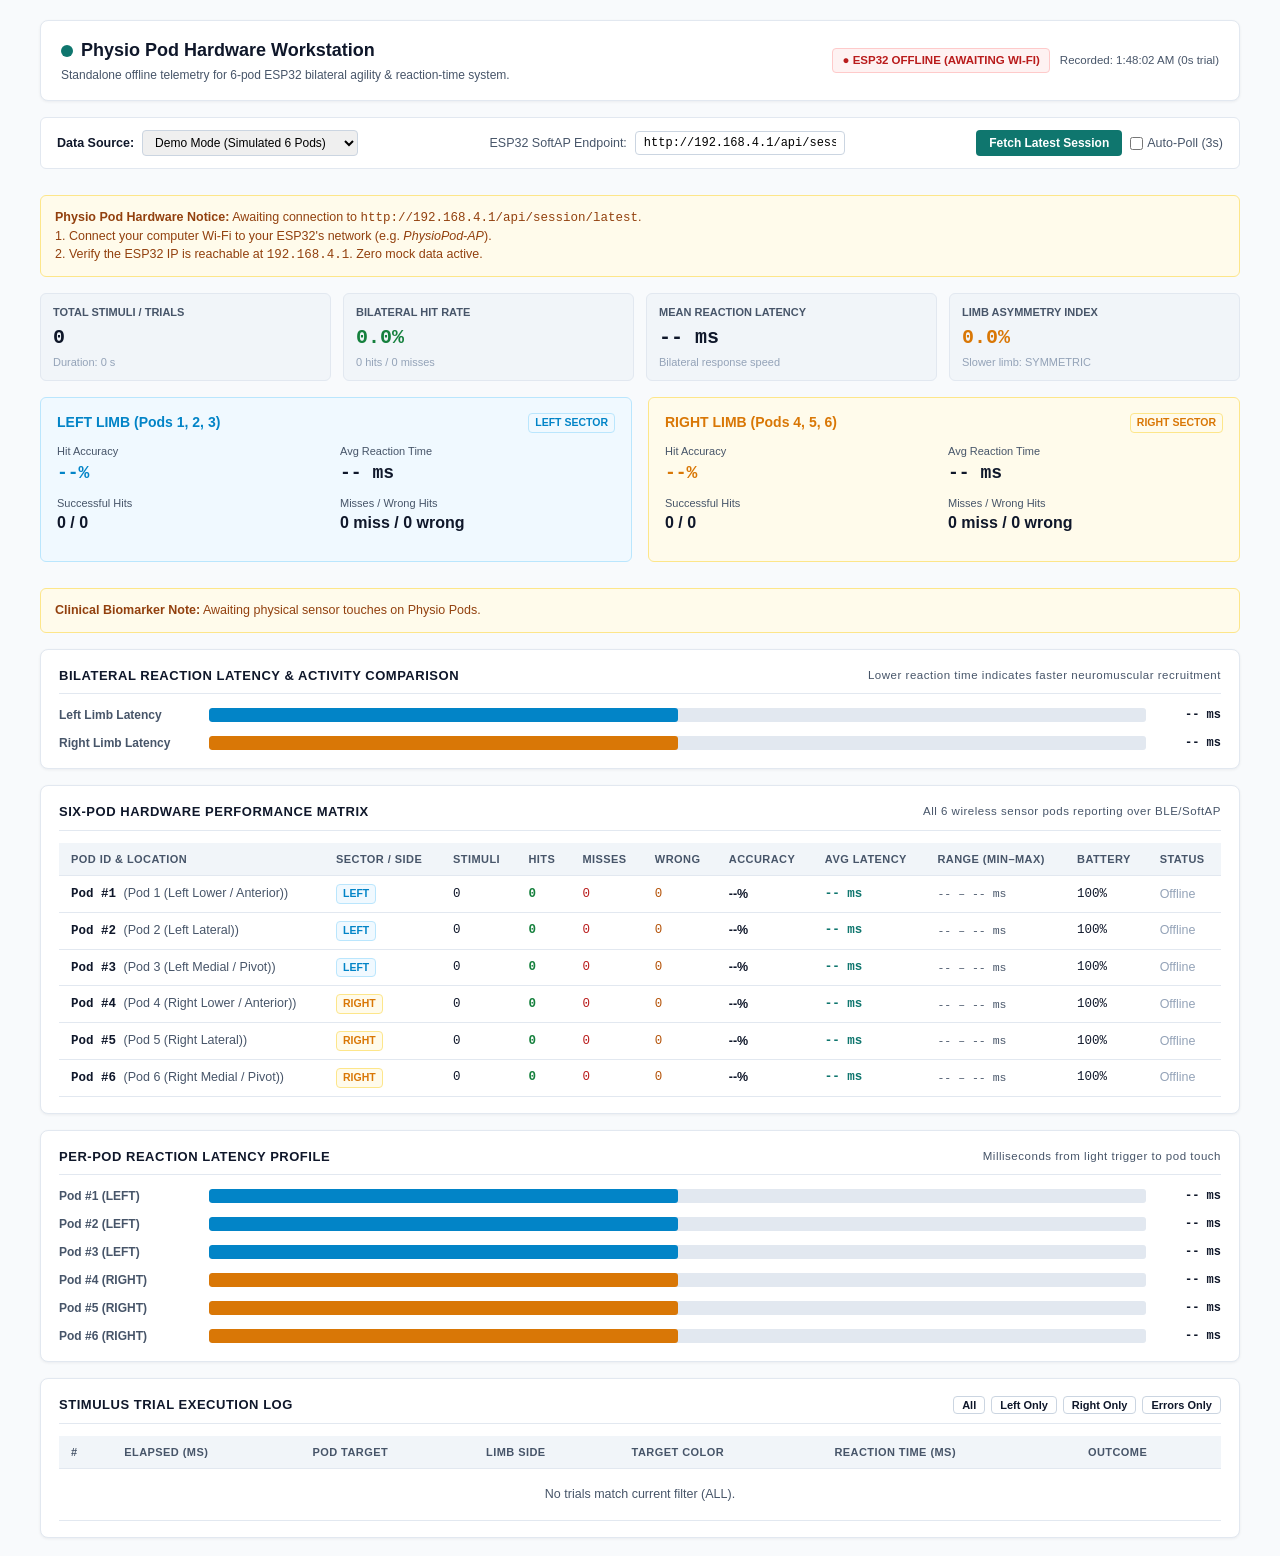
<file: physio_pod_dashboard/index.html>
<!DOCTYPE html>
<html lang="en">
<head>
  <meta charset="UTF-8" />
  <meta name="viewport" content="width=device-width, initial-scale=1.0" />
  <title>Physio Pod Dashboard — 6-Pod ESP32 Hardware Workstation</title>
  <link rel="stylesheet" href="css/styles.css" />
</head>
<body>
  <div class="container">
    <!-- Header Bar -->
    <header class="header-bar">
      <div>
        <div class="brand-title">
          <span style="display:inline-block;width:12px;height:12px;border-radius:50%;background:var(--accent-primary);"></span>
          Physio Pod Hardware Workstation
        </div>
        <div class="brand-subtitle">
          Standalone offline telemetry for 6-pod ESP32 bilateral agility &amp; reaction-time system.
        </div>
      </div>

      <div style="display: flex; align-items: center; gap: 10px;">
        <span id="hardware-badge" class="status-badge status-demo">
          ● DEMO MODE ACTIVE
        </span>
        <span style="font-size: 11.5px; color: var(--text-secondary);" id="session-clock">
          Standby
        </span>
      </div>
    </header>

    <!-- Configuration & Hardware Bridge Bar -->
    <div class="config-bar">
      <div class="config-group">
        <label for="mode-select" style="font-weight: 600;">Data Source:</label>
        <select id="mode-select" style="padding: 4px 8px; border-radius: var(--radius-sm); border: 1px solid var(--border-medium); font-size: 12px;">
          <option value="DEMO">Demo Mode (Simulated 6 Pods)</option>
          <option value="LIVE">Live ESP32 SoftAP (Direct Wi-Fi)</option>
        </select>
      </div>

      <div class="config-group" id="esp32-url-group">
        <label for="esp32-url" style="color: var(--text-secondary);">ESP32 SoftAP Endpoint:</label>
        <input type="text" id="esp32-url" class="config-input" value="http://192.168.4.1/api/session/latest" />
      </div>

      <div class="config-group">
        <button id="btn-fetch" class="btn btn-primary">
          Fetch Latest Session
        </button>
        <label style="display: flex; align-items: center; gap: 4px; cursor: pointer; color: var(--text-secondary);">
          <input type="checkbox" id="auto-poll" />
          <span>Auto-Poll (3s)</span>
        </label>
      </div>
    </div>

    <!-- Live Status Banner (for SoftAP connection errors or advice) -->
    <div id="connection-alert" style="display: none;" class="callout callout-attention">
      <strong>Wi-Fi SoftAP Advice:</strong> If connecting to physical ESP32, connect your laptop to the ESP32 Wi-Fi access point (default IP <code>192.168.4.1</code>).
    </div>

    <!-- Master Summary 4-Metric Grid -->
    <div class="grid-4">
      <div class="metric-box">
        <div class="metric-label">Total Stimuli / Trials</div>
        <div class="metric-value" id="val-total-trials">--</div>
        <div class="metric-sub" id="val-duration">Duration: -- s</div>
      </div>

      <div class="metric-box">
        <div class="metric-label">Bilateral Hit Rate</div>
        <div class="metric-value" id="val-hit-rate" style="color: var(--tier1-text);">--%</div>
        <div class="metric-sub" id="val-hits-misses">-- hits / -- misses</div>
      </div>

      <div class="metric-box">
        <div class="metric-label">Mean Reaction Latency</div>
        <div class="metric-value" id="val-mean-rt">-- ms</div>
        <div class="metric-sub">Bilateral response speed</div>
      </div>

      <div class="metric-box">
        <div class="metric-label">Limb Asymmetry Index</div>
        <div class="metric-value" id="val-asym" style="color: var(--side-right);">--%</div>
        <div class="metric-sub" id="val-slower-side">Slower limb: --</div>
      </div>
    </div>

    <!-- Section 1: Right vs Left Bilateral Performance -->
    <div class="grid-2">
      <!-- Left Limb Card -->
      <div class="side-card side-left">
        <div class="side-header" style="color: var(--side-left);">
          <span>LEFT LIMB (Pods 1, 2, 3)</span>
          <span class="badge badge-left">Left Sector</span>
        </div>
        <div style="display: grid; grid-template-columns: 1fr 1fr; gap: 8px; margin-bottom: 12px;">
          <div>
            <div style="font-size: 11px; color: var(--text-secondary);">Hit Accuracy</div>
            <div style="font-size: 18px; font-weight: 700; font-family: var(--font-mono); color: var(--side-left);" id="left-hit-rate">--%</div>
          </div>
          <div>
            <div style="font-size: 11px; color: var(--text-secondary);">Avg Reaction Time</div>
            <div style="font-size: 18px; font-weight: 700; font-family: var(--font-mono); color: var(--text-primary);" id="left-avg-rt">-- ms</div>
          </div>
          <div>
            <div style="font-size: 11px; color: var(--text-secondary);">Successful Hits</div>
            <div style="font-weight: 600;" id="left-hits">--</div>
          </div>
          <div>
            <div style="font-size: 11px; color: var(--text-secondary);">Misses / Wrong Hits</div>
            <div style="font-weight: 600;" id="left-misses-wrong">-- / --</div>
          </div>
        </div>
      </div>

      <!-- Right Limb Card -->
      <div class="side-card side-right">
        <div class="side-header" style="color: var(--side-right);">
          <span>RIGHT LIMB (Pods 4, 5, 6)</span>
          <span class="badge badge-right">Right Sector</span>
        </div>
        <div style="display: grid; grid-template-columns: 1fr 1fr; gap: 8px; margin-bottom: 12px;">
          <div>
            <div style="font-size: 11px; color: var(--text-secondary);">Hit Accuracy</div>
            <div style="font-size: 18px; font-weight: 700; font-family: var(--font-mono); color: var(--side-right);" id="right-hit-rate">--%</div>
          </div>
          <div>
            <div style="font-size: 11px; color: var(--text-secondary);">Avg Reaction Time</div>
            <div style="font-size: 18px; font-weight: 700; font-family: var(--font-mono); color: var(--text-primary);" id="right-avg-rt">-- ms</div>
          </div>
          <div>
            <div style="font-size: 11px; color: var(--text-secondary);">Successful Hits</div>
            <div style="font-weight: 600;" id="right-hits">--</div>
          </div>
          <div>
            <div style="font-size: 11px; color: var(--text-secondary);">Misses / Wrong Hits</div>
            <div style="font-weight: 600;" id="right-misses-wrong">-- / --</div>
          </div>
        </div>
      </div>
    </div>

    <!-- Asymmetry Clinical Callout -->
    <div class="callout callout-attention" id="asym-callout">
      <strong>Clinical Biomarker Note:</strong> <span id="asym-text">Loading asymmetry profile...</span>
    </div>

    <!-- Section 2: Right vs Left Activity & RT Comparison Graph -->
    <div class="card">
      <div class="card-title">
        <span>Bilateral Reaction Latency &amp; Activity Comparison</span>
        <span style="font-size: 11.5px; color: var(--text-secondary); text-transform: none; font-weight: normal;">
          Lower reaction time indicates faster neuromuscular recruitment
        </span>
      </div>

      <div class="bar-chart-container">
        <!-- Left Reaction Bar -->
        <div class="bar-row">
          <div class="bar-label">Left Limb Latency</div>
          <div class="bar-track">
            <div class="bar-fill bar-fill-left" id="bar-left-rt" style="width: 50%;"></div>
          </div>
          <div class="bar-val" id="bar-val-left-rt">-- ms</div>
        </div>

        <!-- Right Reaction Bar -->
        <div class="bar-row">
          <div class="bar-label">Right Limb Latency</div>
          <div class="bar-track">
            <div class="bar-fill bar-fill-right" id="bar-right-rt" style="width: 65%;"></div>
          </div>
          <div class="bar-val" id="bar-val-right-rt">-- ms</div>
        </div>
      </div>
    </div>

    <!-- Section 3: Six-Pod Hardware Performance Matrix -->
    <div class="card">
      <div class="card-title">
        <span>Six-Pod Hardware Performance Matrix</span>
        <span style="font-size: 11.5px; color: var(--text-secondary); text-transform: none; font-weight: normal;">
          All 6 wireless sensor pods reporting over BLE/SoftAP
        </span>
      </div>

      <div class="table-responsive">
        <table class="physio-table" id="pods-table">
          <thead>
            <tr>
              <th>Pod ID &amp; Location</th>
              <th>Sector / Side</th>
              <th>Stimuli</th>
              <th>Hits</th>
              <th>Misses</th>
              <th>Wrong</th>
              <th>Accuracy</th>
              <th>Avg Latency</th>
              <th>Range (Min–Max)</th>
              <th>Battery</th>
              <th>Status</th>
            </tr>
          </thead>
          <tbody id="pods-table-body">
            <!-- Dynamically populated -->
          </tbody>
        </table>
      </div>
    </div>

    <!-- Section 4: Per-Pod Reaction-Time Bar Graph -->
    <div class="card">
      <div class="card-title">
        <span>Per-Pod Reaction Latency Profile</span>
        <span style="font-size: 11.5px; color: var(--text-secondary); text-transform: none; font-weight: normal;">
          Milliseconds from light trigger to pod touch
        </span>
      </div>

      <div class="bar-chart-container" id="per-pod-bars">
        <!-- Dynamically populated bars for Pods 1 through 6 -->
      </div>
    </div>

    <!-- Section 5: Granular Stimulus Trial Log -->
    <div class="card">
      <div class="card-title">
        <span>Stimulus Trial Execution Log</span>
        <div style="display: flex; gap: 6px;">
          <button class="btn btn-secondary" style="padding: 2px 8px; font-size: 11px;" onclick="filterTrials('ALL')">All</button>
          <button class="btn btn-secondary" style="padding: 2px 8px; font-size: 11px;" onclick="filterTrials('LEFT')">Left Only</button>
          <button class="btn btn-secondary" style="padding: 2px 8px; font-size: 11px;" onclick="filterTrials('RIGHT')">Right Only</button>
          <button class="btn btn-secondary" style="padding: 2px 8px; font-size: 11px;" onclick="filterTrials('ERRORS')">Errors Only</button>
        </div>
      </div>

      <div class="table-responsive" style="max-height: 280px; overflow-y: auto;">
        <table class="physio-table" id="trials-table">
          <thead>
            <tr>
              <th>#</th>
              <th>Elapsed (ms)</th>
              <th>Pod Target</th>
              <th>Limb Side</th>
              <th>Target Color</th>
              <th>Reaction Time (ms)</th>
              <th>Outcome</th>
            </tr>
          </thead>
          <tbody id="trials-table-body">
            <!-- Dynamically populated -->
          </tbody>
        </table>
      </div>
    </div>
  </div>

  <!-- Scripts -->
  <script src="js/data.js"></script>
  <script src="js/app.js"></script>
</body>
</html>
</file>
<file: physio_pod_dashboard/css/styles.css>
/* Clean Offline Medical Workstation Styles for Physio Pod Dashboard */

:root {
  --bg-page: #f8fafc;
  --bg-surface: #ffffff;
  --bg-subtle: #f1f5f9;
  --border-default: #e2e8f0;
  --border-medium: #cbd5e1;
  --text-primary: #0f172a;
  --text-secondary: #475569;
  --text-faint: #94a3b8;

  --accent-primary: #0f766e;
  --accent-primary-hover: #0d635d;
  --accent-primary-subtle: #f0fdfa;

  --side-left: #0284c7;
  --side-left-bg: #f0f9ff;
  --side-left-border: #bae6fd;

  --side-right: #d97706;
  --side-right-bg: #fffbeb;
  --side-right-border: #fde68a;

  --tier1-text: #15803d;
  --tier1-bg: #f0fdf4;
  --tier1-border: #bbf7d0;

  --tier3-text: #b91c1c;
  --tier3-bg: #fef2f2;
  --tier3-border: #fecaca;

  --font-sans: -apple-system, BlinkMacSystemFont, "Segoe UI", Roboto, Helvetica, Arial, sans-serif;
  --font-mono: ui-monospace, SFMono-Regular, "SF Mono", Menlo, Consolas, monospace;

  --radius-sm: 4px;
  --radius-md: 6px;
  --radius-lg: 8px;
  --shadow-subtle: 0 1px 3px rgba(15, 23, 42, 0.06);
}

* {
  box-sizing: border-box;
  margin: 0;
  padding: 0;
}

body {
  font-family: var(--font-sans);
  background-color: var(--bg-page);
  color: var(--text-primary);
  line-height: 1.5;
  padding: 20px;
  -webkit-font-smoothing: antialiased;
}

.container {
  max-width: 1200px;
  margin: 0 auto;
  display: flex;
  flex-direction: column;
  gap: 16px;
}

/* Header & Connectivity Deck */
.header-bar {
  background: var(--bg-surface);
  border: 1px solid var(--border-default);
  border-radius: var(--radius-lg);
  padding: 16px 20px;
  display: flex;
  justify-content: space-between;
  align-items: center;
  flex-wrap: wrap;
  gap: 12px;
  box-shadow: var(--shadow-subtle);
}

.brand-title {
  font-size: 18px;
  font-weight: 700;
  color: var(--text-primary);
  display: flex;
  align-items: center;
  gap: 8px;
}

.brand-subtitle {
  font-size: 12px;
  color: var(--text-secondary);
  margin-top: 2px;
}

.status-badge {
  display: inline-flex;
  align-items: center;
  gap: 6px;
  padding: 3px 9px;
  border-radius: var(--radius-sm);
  font-size: 11.5px;
  font-weight: 600;
}

.status-connected {
  background: var(--tier1-bg);
  color: var(--tier1-text);
  border: 1px solid var(--tier1-border);
}

.status-demo {
  background: var(--side-left-bg);
  color: var(--side-left);
  border: 1px solid var(--side-left-border);
}

.status-offline {
  background: var(--tier3-bg);
  color: var(--tier3-text);
  border: 1px solid var(--tier3-border);
}

/* Hardware Configuration Bar */
.config-bar {
  background: var(--bg-surface);
  border: 1px solid var(--border-default);
  border-radius: var(--radius-md);
  padding: 12px 16px;
  display: flex;
  justify-content: space-between;
  align-items: center;
  flex-wrap: wrap;
  gap: 12px;
  font-size: 12.5px;
}

.config-group {
  display: flex;
  align-items: center;
  gap: 8px;
}

.config-input {
  font-family: var(--font-mono);
  font-size: 12px;
  padding: 4px 8px;
  border: 1px solid var(--border-medium);
  border-radius: var(--radius-sm);
  width: 210px;
}

.btn {
  font-family: inherit;
  font-size: 12px;
  font-weight: 600;
  padding: 5px 12px;
  border-radius: var(--radius-sm);
  cursor: pointer;
  border: 1px solid transparent;
  display: inline-flex;
  align-items: center;
  gap: 6px;
  transition: all 120ms ease;
}

.btn-primary {
  background: var(--accent-primary);
  color: #ffffff;
}

.btn-primary:hover {
  background: var(--accent-primary-hover);
}

.btn-secondary {
  background: var(--bg-surface);
  border-color: var(--border-medium);
  color: var(--text-primary);
}

.btn-secondary:hover {
  background: var(--bg-subtle);
}

/* Grid Layouts */
.grid-2 {
  display: grid;
  grid-template-columns: 1fr 1fr;
  gap: 16px;
}

.grid-3 {
  display: grid;
  grid-template-columns: repeat(3, 1fr);
  gap: 14px;
}

.grid-4 {
  display: grid;
  grid-template-columns: repeat(4, 1fr);
  gap: 12px;
}

/* Clinical Panel Cards */
.card {
  background: var(--bg-surface);
  border: 1px solid var(--border-default);
  border-radius: var(--radius-lg);
  padding: 16px 18px;
  box-shadow: var(--shadow-subtle);
}

.card-title {
  font-size: 13px;
  font-weight: 700;
  color: var(--text-primary);
  text-transform: uppercase;
  letter-spacing: 0.04em;
  display: flex;
  justify-content: space-between;
  align-items: center;
  margin-bottom: 12px;
  border-bottom: 1px solid var(--border-default);
  padding-bottom: 8px;
}

/* Metric Boxes */
.metric-box {
  background: var(--bg-subtle);
  border: 1px solid var(--border-default);
  border-radius: var(--radius-md);
  padding: 10px 12px;
}

.metric-label {
  font-size: 11px;
  color: var(--text-secondary);
  font-weight: 600;
  text-transform: uppercase;
}

.metric-value {
  font-size: 20px;
  font-weight: 700;
  font-family: var(--font-mono);
  color: var(--text-primary);
  margin-top: 2px;
}

.metric-sub {
  font-size: 11px;
  color: var(--text-faint);
  margin-top: 1px;
}

/* Side-by-Side Comparison (Left vs Right) */
.side-card {
  padding: 14px 16px;
  border-radius: var(--radius-md);
  border: 1px solid var(--border-default);
}

.side-left {
  background: var(--side-left-bg);
  border-color: var(--side-left-border);
}

.side-right {
  background: var(--side-right-bg);
  border-color: var(--side-right-border);
}

.side-header {
  font-weight: 700;
  font-size: 14px;
  display: flex;
  justify-content: space-between;
  align-items: center;
  margin-bottom: 10px;
}

/* Bar Chart Components */
.bar-chart-container {
  display: flex;
  flex-direction: column;
  gap: 10px;
  margin-top: 8px;
}

.bar-row {
  display: flex;
  align-items: center;
  gap: 10px;
  font-size: 12px;
}

.bar-label {
  width: 140px;
  font-weight: 600;
  color: var(--text-secondary);
  white-space: nowrap;
  overflow: hidden;
  text-overflow: ellipsis;
}

.bar-track {
  flex: 1;
  height: 14px;
  background: #e2e8f0;
  border-radius: 3px;
  overflow: hidden;
  display: flex;
}

.bar-fill {
  height: 100%;
  border-radius: 3px;
  transition: width 300ms ease;
}

.bar-fill-left {
  background: var(--side-left);
}

.bar-fill-right {
  background: var(--side-right);
}

.bar-val {
  width: 65px;
  text-align: right;
  font-family: var(--font-mono);
  font-weight: 600;
  color: var(--text-primary);
}

/* Clinical Callout Box */
.callout {
  padding: 12px 14px;
  border-radius: var(--radius-md);
  font-size: 12.5px;
  line-height: 1.45;
  margin-top: 10px;
}

.callout-attention {
  background: #fffbeb;
  border: 1px solid #fde68a;
  color: #92400e;
}

/* Tables */
.table-responsive {
  width: 100%;
  overflow-x: auto;
}

table.physio-table {
  width: 100%;
  border-collapse: collapse;
  font-size: 12.5px;
  text-align: left;
}

table.physio-table th {
  background: var(--bg-subtle);
  color: var(--text-secondary);
  font-size: 11px;
  font-weight: 700;
  text-transform: uppercase;
  letter-spacing: 0.04em;
  padding: 8px 12px;
  border-bottom: 1px solid var(--border-default);
}

table.physio-table td {
  padding: 8px 12px;
  border-bottom: 1px solid var(--border-default);
  color: var(--text-primary);
}

table.physio-table tbody tr:hover {
  background: var(--bg-subtle);
}

/* Badges */
.badge {
  display: inline-flex;
  align-items: center;
  gap: 4px;
  font-size: 10.5px;
  font-weight: 700;
  padding: 1px 6px;
  border-radius: var(--radius-sm);
  text-transform: uppercase;
}

.badge-hit {
  background: var(--tier1-bg);
  color: var(--tier1-text);
  border: 1px solid var(--tier1-border);
}

.badge-miss {
  background: #fff1f2;
  color: var(--tier3-text);
  border: 1px solid var(--tier3-border);
}

.badge-wrong {
  background: #fffbeb;
  color: #b45309;
  border: 1px solid #fde68a;
}

.badge-left {
  background: var(--side-left-bg);
  color: var(--side-left);
  border: 1px solid var(--side-left-border);
}

.badge-right {
  background: var(--side-right-bg);
  color: var(--side-right);
  border: 1px solid var(--side-right-border);
}
</file>
